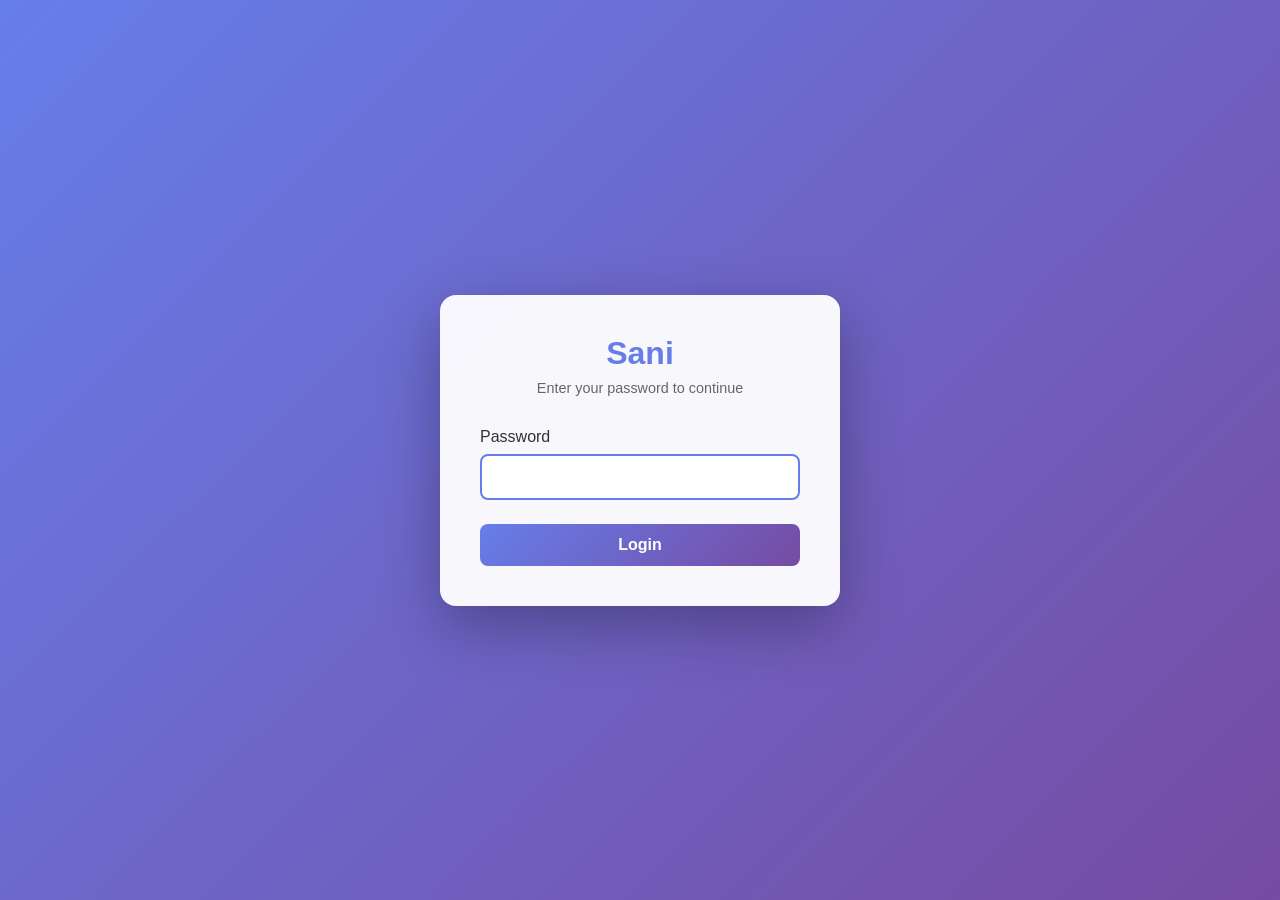
<file: interfaces/web/templates/login.html>
<!DOCTYPE html>
<html lang="en">
<head>
    <meta charset="UTF-8">
    <meta name="viewport" content="width=device-width, initial-scale=1.0">
    <title>Login - Sani</title>
    <link rel="icon" type="image/x-icon" href="/static/favicon.ico">
    <style>
        * {
            margin: 0;
            padding: 0;
            box-sizing: border-box;
        }
        
        body {
            font-family: -apple-system, BlinkMacSystemFont, 'Segoe UI', Roboto, sans-serif;
            background: linear-gradient(135deg, #667eea 0%, #764ba2 100%);
            min-height: 100vh;
            display: flex;
            align-items: center;
            justify-content: center;
        }
        
        .login-container {
            background: rgba(255, 255, 255, 0.95);
            padding: 2.5rem;
            border-radius: 16px;
            box-shadow: 0 20px 60px rgba(0, 0, 0, 0.3);
            width: 100%;
            max-width: 400px;
        }
        
        h1 {
            color: #667eea;
            margin-bottom: 0.5rem;
            font-size: 2rem;
            text-align: center;
        }
        
        .subtitle {
            color: #666;
            margin-bottom: 2rem;
            text-align: center;
            font-size: 0.9rem;
        }
        
        .form-group {
            margin-bottom: 1.5rem;
        }
        
        label {
            display: block;
            margin-bottom: 0.5rem;
            color: #333;
            font-weight: 500;
        }
        
        input[type="password"] {
            width: 100%;
            padding: 0.75rem;
            border: 2px solid #e0e0e0;
            border-radius: 8px;
            font-size: 1rem;
            transition: border-color 0.3s;
        }
        
        input[type="password"]:focus {
            outline: none;
            border-color: #667eea;
        }
        
        button {
            width: 100%;
            padding: 0.75rem;
            background: linear-gradient(135deg, #667eea 0%, #764ba2 100%);
            color: white;
            border: none;
            border-radius: 8px;
            font-size: 1rem;
            font-weight: 600;
            cursor: pointer;
            transition: transform 0.2s, box-shadow 0.2s;
        }
        
        button:hover {
            transform: translateY(-2px);
            box-shadow: 0 10px 20px rgba(102, 126, 234, 0.4);
        }
        
        button:active {
            transform: translateY(0);
        }
        
        .error {
            background: #fee;
            color: #c33;
            padding: 0.75rem;
            border-radius: 8px;
            margin-bottom: 1rem;
            text-align: center;
            display: none;
        }
        
        .error.show {
            display: block;
        }
    </style>
</head>
<body>
    <div class="login-container">
        <h1>Sani</h1>
        <p class="subtitle">Enter your password to continue</p>
        
        <div class="error" id="error-message"></div>
        
        <form method="POST" action="/login">
            <div class="form-group">
                <input type="hidden" name="csrf_token" value="{{ csrf_token() }}">
                <label for="password">Password</label>
                <input type="password" id="password" name="password" required autofocus>
            </div>
            <button type="submit">Login</button>
        </form>
    </div>
    
    <script>
        // Show error message if present
        const urlParams = new URLSearchParams(window.location.search);
        const error = urlParams.get('error');
        if (error) {
            const errorDiv = document.getElementById('error-message');
            errorDiv.textContent = error === 'invalid' ? 'Invalid password' : 'An error occurred';
            errorDiv.classList.add('show');
        }
    </script>
</body>
</html>
</file>
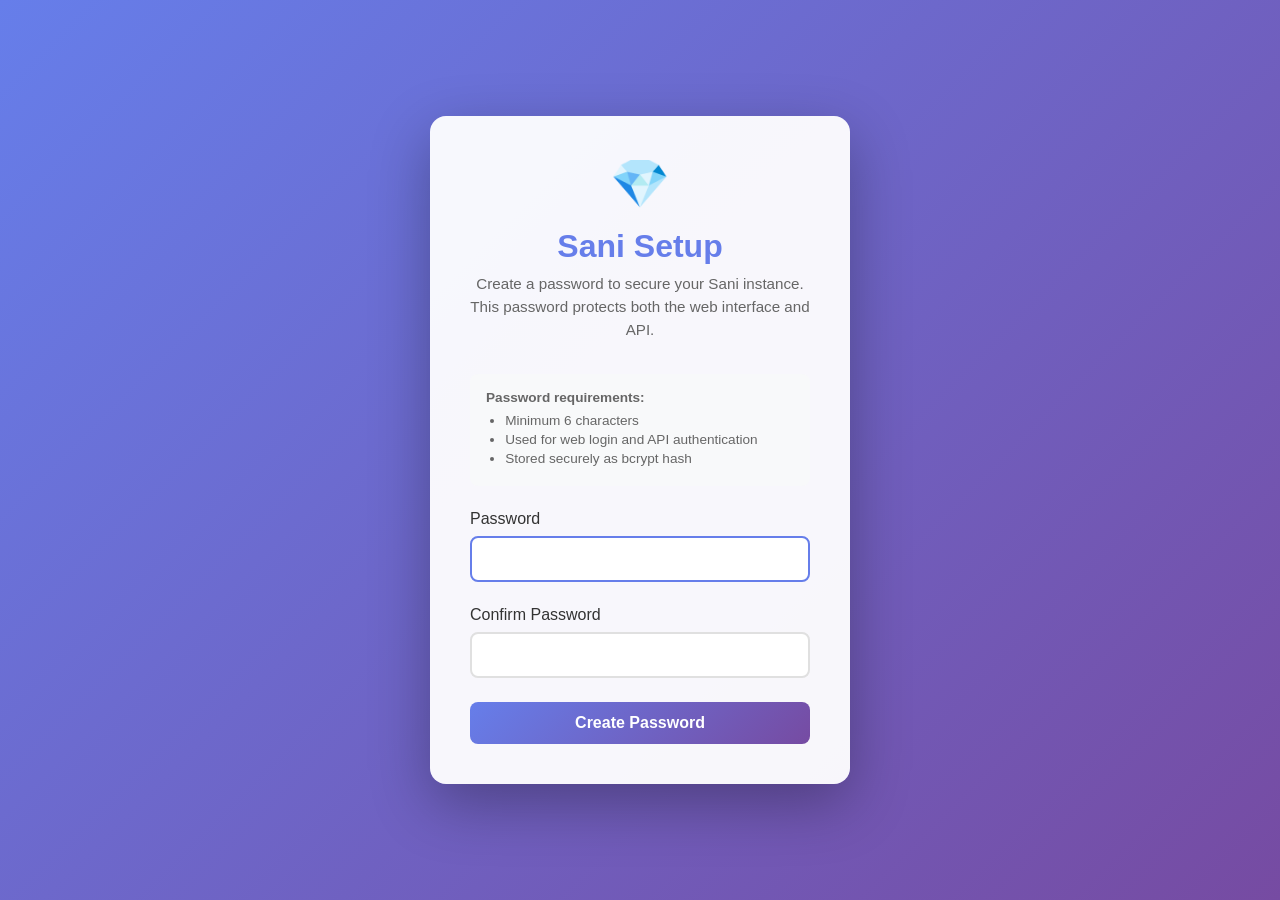
<file: interfaces/web/templates/setup.html>
<!DOCTYPE html>
<html lang="en">
<head>
    <meta charset="UTF-8">
    <meta name="viewport" content="width=device-width, initial-scale=1.0">
    <title>Setup - Sani</title>
    <link rel="icon" type="image/x-icon" href="/static/favicon.ico">
    <style>
        * {
            margin: 0;
            padding: 0;
            box-sizing: border-box;
        }
        
        body {
            font-family: -apple-system, BlinkMacSystemFont, 'Segoe UI', Roboto, sans-serif;
            background: linear-gradient(135deg, #667eea 0%, #764ba2 100%);
            min-height: 100vh;
            display: flex;
            align-items: center;
            justify-content: center;
        }
        
        .setup-container {
            background: rgba(255, 255, 255, 0.95);
            padding: 2.5rem;
            border-radius: 16px;
            box-shadow: 0 20px 60px rgba(0, 0, 0, 0.3);
            width: 100%;
            max-width: 420px;
        }
        
        h1 {
            color: #667eea;
            margin-bottom: 0.5rem;
            font-size: 2rem;
            text-align: center;
        }
        
        .subtitle {
            color: #666;
            margin-bottom: 2rem;
            text-align: center;
            font-size: 0.95rem;
            line-height: 1.5;
        }
        
        .form-group {
            margin-bottom: 1.5rem;
        }
        
        label {
            display: block;
            margin-bottom: 0.5rem;
            color: #333;
            font-weight: 500;
        }
        
        input[type="password"] {
            width: 100%;
            padding: 0.75rem;
            border: 2px solid #e0e0e0;
            border-radius: 8px;
            font-size: 1rem;
            transition: border-color 0.3s;
        }
        
        input[type="password"]:focus {
            outline: none;
            border-color: #667eea;
        }
        
        button {
            width: 100%;
            padding: 0.75rem;
            background: linear-gradient(135deg, #667eea 0%, #764ba2 100%);
            color: white;
            border: none;
            border-radius: 8px;
            font-size: 1rem;
            font-weight: 600;
            cursor: pointer;
            transition: transform 0.2s, box-shadow 0.2s;
        }
        
        button:hover {
            transform: translateY(-2px);
            box-shadow: 0 10px 20px rgba(102, 126, 234, 0.4);
        }
        
        button:active {
            transform: translateY(0);
        }
        
        .error {
            background: #fee;
            color: #c33;
            padding: 0.75rem;
            border-radius: 8px;
            margin-bottom: 1rem;
            text-align: center;
            display: none;
        }
        
        .error.show {
            display: block;
        }
        
        .requirements {
            background: #f8f9fa;
            padding: 1rem;
            border-radius: 8px;
            margin-bottom: 1.5rem;
            font-size: 0.85rem;
            color: #666;
        }
        
        .requirements ul {
            margin-left: 1.2rem;
            margin-top: 0.5rem;
        }
        
        .requirements li {
            margin-bottom: 0.25rem;
        }
        
        .icon {
            font-size: 3rem;
            text-align: center;
            margin-bottom: 1rem;
        }
    </style>
</head>
<body>
    <div class="setup-container">
        <div class="icon">💎</div>
        <h1>Sani Setup</h1>
        <p class="subtitle">Create a password to secure your Sani instance.<br>This password protects both the web interface and API.</p>
        
        <div class="error" id="error-message"></div>
        
        <div class="requirements">
            <strong>Password requirements:</strong>
            <ul>
                <li>Minimum 6 characters</li>
                <li>Used for web login and API authentication</li>
                <li>Stored securely as bcrypt hash</li>
            </ul>
        </div>
        
        <form method="POST" action="/setup" id="setup-form">
            <div class="form-group">
                <input type="hidden" name="csrf_token" value="{{ csrf_token() }}">
                <label for="password">Password</label>
                <input type="password" id="password" name="password" required autofocus minlength="6">
            </div>
            <div class="form-group">
                <label for="confirm">Confirm Password</label>
                <input type="password" id="confirm" name="confirm" required minlength="6">
            </div>
            <button type="submit">Create Password</button>
        </form>
    </div>
    
    <script>
        // Show error message if present
        const urlParams = new URLSearchParams(window.location.search);
        const error = urlParams.get('error');
        if (error) {
            const errorDiv = document.getElementById('error-message');
            const messages = {
                'empty': 'Please enter a password',
                'short': 'Password must be at least 6 characters',
                'mismatch': 'Passwords do not match',
                'failed': 'Failed to save password. Check server logs.'
            };
            errorDiv.textContent = messages[error] || 'An error occurred';
            errorDiv.classList.add('show');
        }
        
        // Client-side validation
        document.getElementById('setup-form').addEventListener('submit', function(e) {
            const password = document.getElementById('password').value;
            const confirm = document.getElementById('confirm').value;
            const errorDiv = document.getElementById('error-message');
            
            if (password.length < 6) {
                e.preventDefault();
                errorDiv.textContent = 'Password must be at least 6 characters';
                errorDiv.classList.add('show');
                return;
            }
            
            if (password !== confirm) {
                e.preventDefault();
                errorDiv.textContent = 'Passwords do not match';
                errorDiv.classList.add('show');
                return;
            }
        });
    </script>
</body>
</html>
</file>
